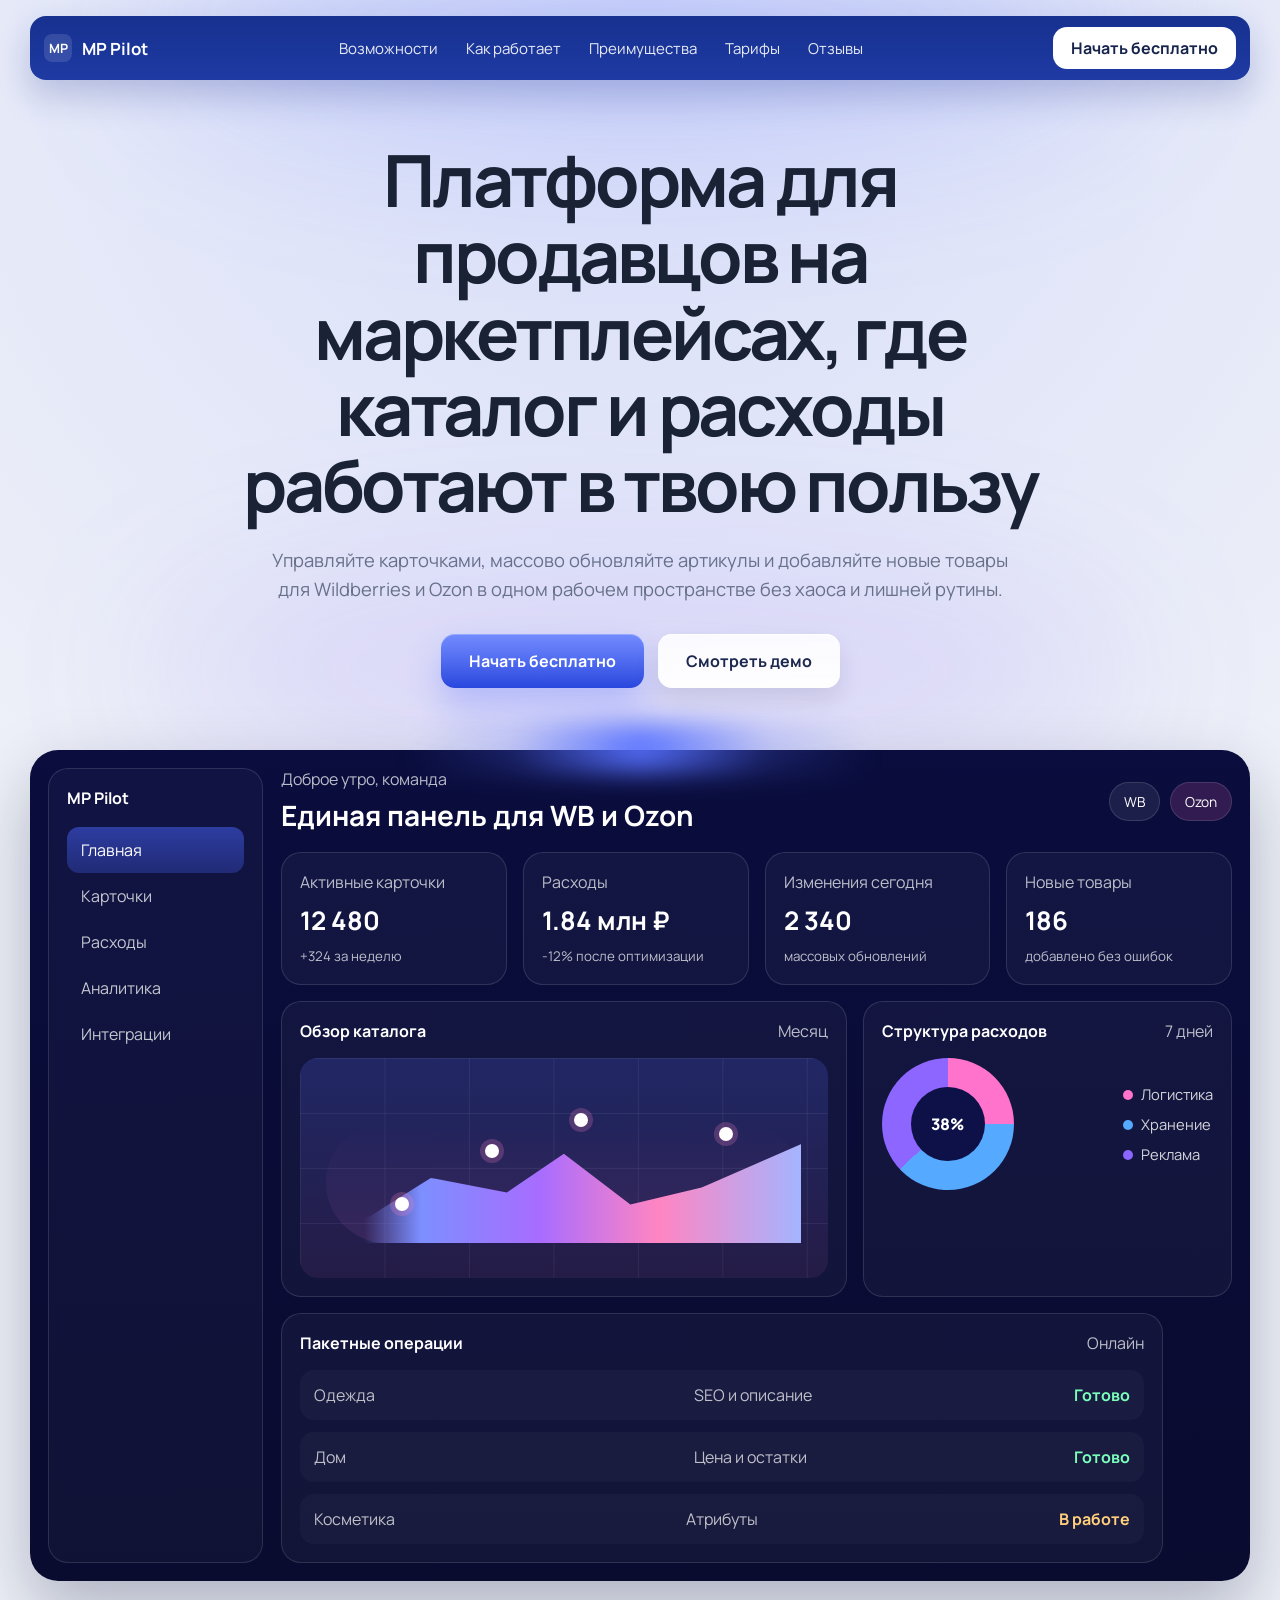
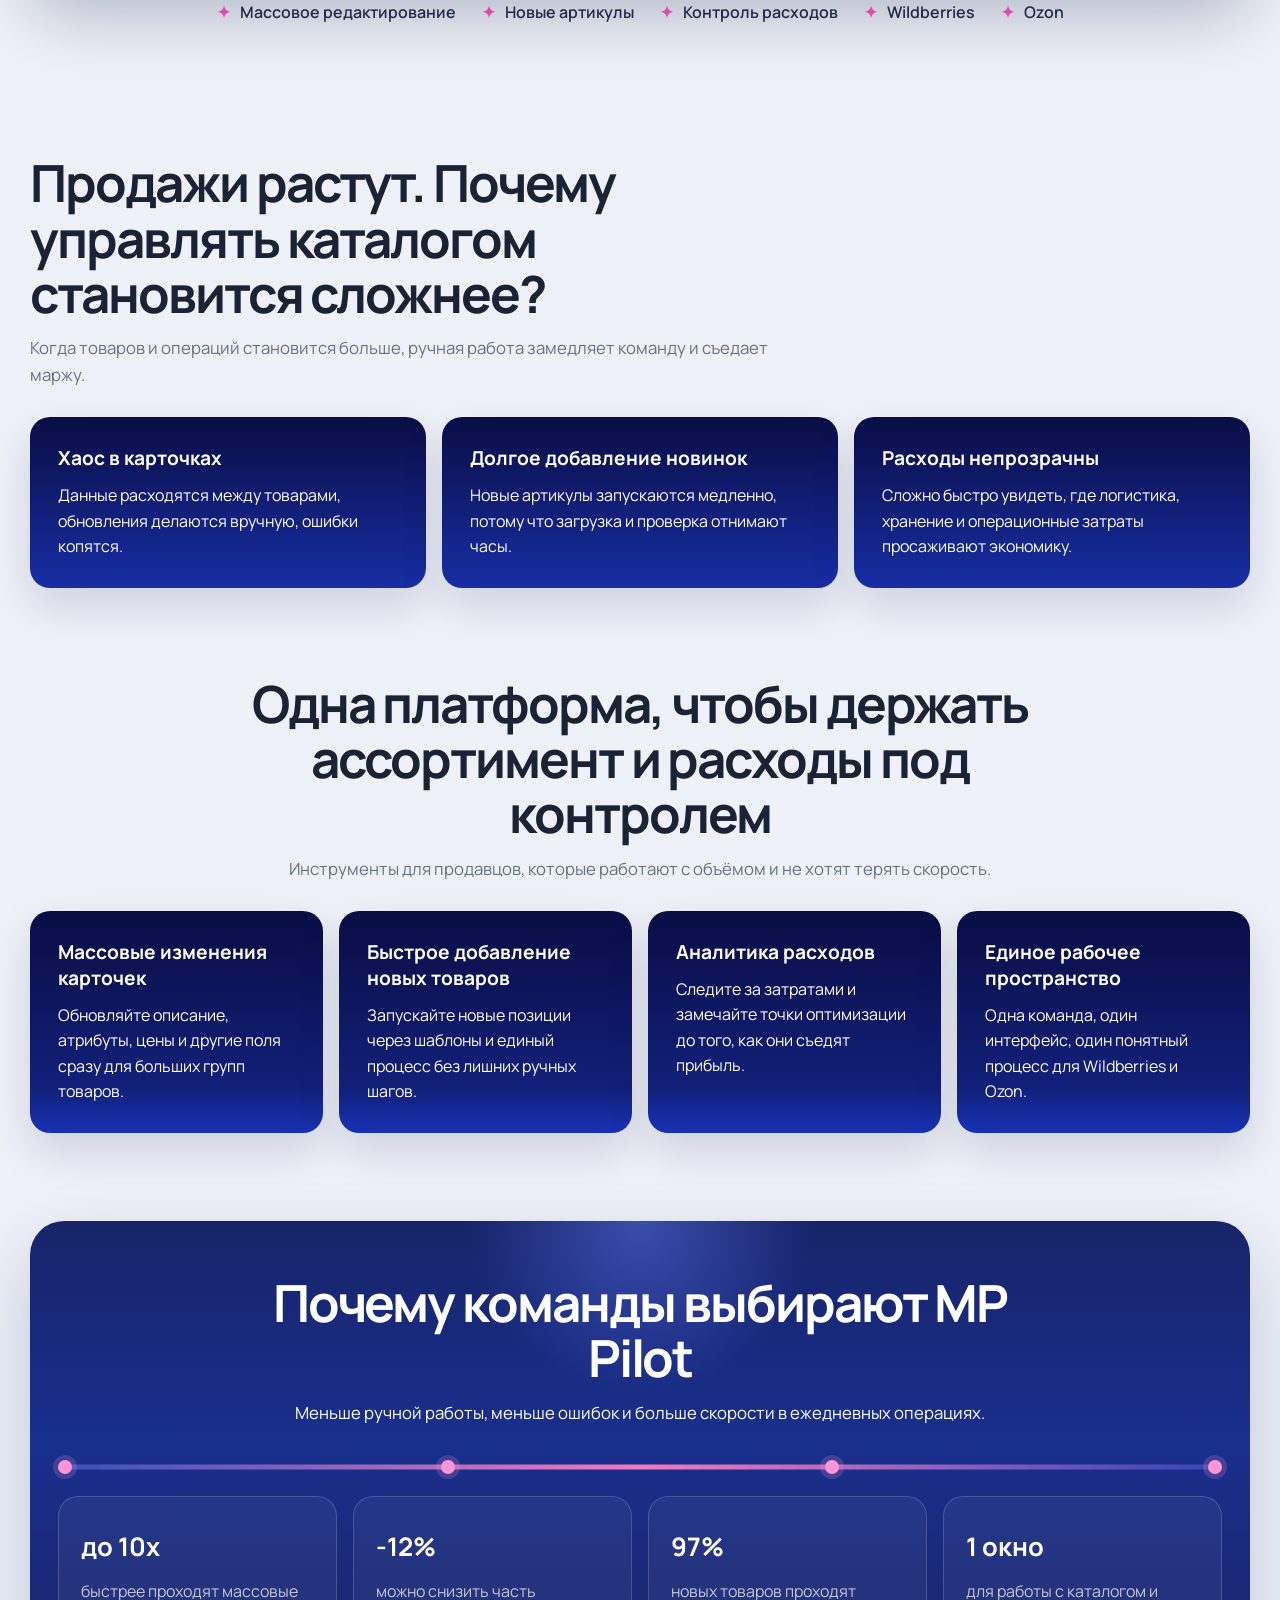
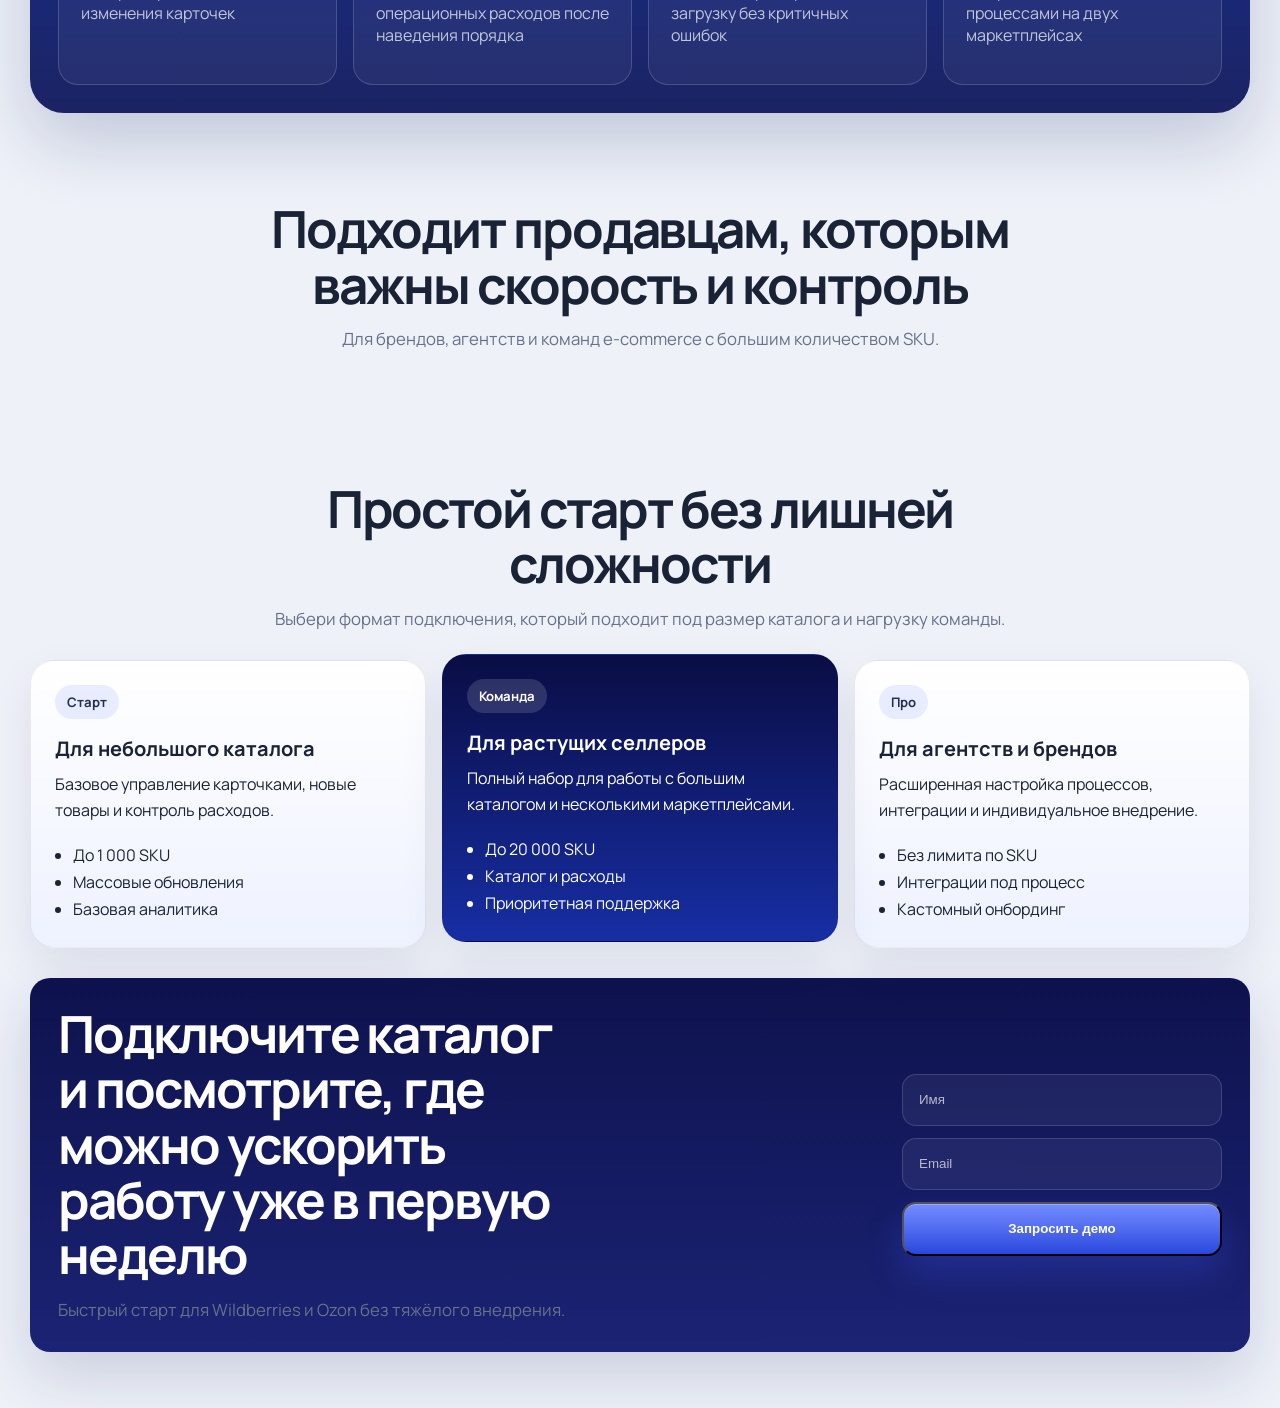
<file: index.html>
<!DOCTYPE html>
<html lang="ru">
<head>
  <meta charset="UTF-8">
  <meta name="viewport" content="width=device-width, initial-scale=1.0, viewport-fit=cover">
  <meta name="apple-mobile-web-app-capable" content="yes">
  <meta name="apple-mobile-web-app-status-bar-style" content="black-translucent">
  <meta name="format-detection" content="telephone=no">
  <meta name="description" content="MP Pilot — SaaS для продавцов Wildberries и Ozon: массовое редактирование карточек, добавление новых товаров и контроль расходов в одном окне.">
  <meta property="og:title" content="MP Pilot">
  <meta property="og:description" content="SaaS для продавцов Wildberries и Ozon: массовое редактирование карточек, новые артикулы и контроль расходов.">
  <meta property="og:type" content="website">
  <meta name="theme-color" content="#16318f">
  <title>MP Pilot — SaaS для Wildberries и Ozon</title>
  <link rel="preconnect" href="https://fonts.googleapis.com">
  <link rel="preconnect" href="https://fonts.gstatic.com" crossorigin>
  <link href="https://fonts.googleapis.com/css2?family=Manrope:wght@400;500;600;700;800&display=swap" rel="stylesheet">
  <link rel="stylesheet" href="style.css">
</head>
<body>
  <div class="ambient ambient-top"></div>
  <div class="ambient ambient-bottom"></div>

  <div class="page-shell">
    <header class="topbar">
      <a class="brand" href="#hero">
        <span class="brand-mark">MP</span>
        <span class="brand-name">MP Pilot</span>
      </a>

      <nav class="nav">
        <a href="#features">Возможности</a>
        <a href="#workflow">Как работает</a>
        <a href="#benefits">Преимущества</a>
        <a href="#pricing">Тарифы</a>
        <a href="#reviews">Отзывы</a>
      </nav>

      <a class="button button-small" href="#cta">Начать бесплатно</a>
    </header>

    <main>
      <section class="hero" id="hero">
        <div class="hero-copy">
          <h1>Платформа для продавцов на маркетплейсах, где каталог и расходы работают в твою пользу</h1>
          <p class="hero-text">
            Управляйте карточками, массово обновляйте артикулы и добавляйте новые товары
            для Wildberries и Ozon в одном рабочем пространстве без хаоса и лишней рутины.
          </p>

          <div class="hero-actions">
            <a class="button" href="#cta">Начать бесплатно</a>
            <a class="button button-light" href="#workflow">Смотреть демо</a>
          </div>
        </div>

        <div class="dashboard-frame">
          <div class="dashboard">
            <aside class="sidebar">
              <div class="sidebar-brand">MP Pilot</div>
              <a class="sidebar-link active" href="#hero">Главная</a>
              <a class="sidebar-link" href="#features">Карточки</a>
              <a class="sidebar-link" href="#benefits">Расходы</a>
              <a class="sidebar-link" href="#reviews">Аналитика</a>
              <a class="sidebar-link" href="#pricing">Интеграции</a>
            </aside>

            <div class="dashboard-main">
              <div class="dashboard-head">
                <div>
                  <div class="hello">Доброе утро, команда</div>
                  <h2>Единая панель для WB и Ozon</h2>
                </div>
                <div class="head-actions">
                  <span class="chip">WB</span>
                  <span class="chip chip-alt">Ozon</span>
                </div>
              </div>

              <div class="stats-grid">
                <article class="stat-card">
                  <span>Активные карточки</span>
                  <strong>12 480</strong>
                  <small>+324 за неделю</small>
                </article>
                <article class="stat-card">
                  <span>Расходы</span>
                  <strong>1.84 млн ₽</strong>
                  <small>-12% после оптимизации</small>
                </article>
                <article class="stat-card">
                  <span>Изменения сегодня</span>
                  <strong>2 340</strong>
                  <small>массовых обновлений</small>
                </article>
                <article class="stat-card">
                  <span>Новые товары</span>
                  <strong>186</strong>
                  <small>добавлено без ошибок</small>
                </article>
              </div>

              <div class="content-grid">
                <section class="panel chart-panel">
                  <div class="panel-head">
                    <h3>Обзор каталога</h3>
                    <span>Месяц</span>
                  </div>
                  <div class="chart">
                    <div class="chart-line"></div>
                    <div class="chart-dot dot-1"></div>
                    <div class="chart-dot dot-2"></div>
                    <div class="chart-dot dot-3"></div>
                    <div class="chart-dot dot-4"></div>
                  </div>
                </section>

                <section class="panel donut-panel">
                  <div class="panel-head">
                    <h3>Структура расходов</h3>
                    <span>7 дней</span>
                  </div>
                  <div class="donut-wrap">
                    <div class="donut">
                      <div class="donut-center">38%</div>
                    </div>
                    <div class="legend">
                      <span><i class="legend-dot pink"></i>Логистика</span>
                      <span><i class="legend-dot blue"></i>Хранение</span>
                      <span><i class="legend-dot violet"></i>Реклама</span>
                    </div>
                  </div>
                </section>

                <section class="panel list-panel">
                  <div class="panel-head">
                    <h3>Пакетные операции</h3>
                    <span>Онлайн</span>
                  </div>
                  <div class="list">
                    <div class="list-row">
                      <span>Одежда</span>
                      <span>SEO и описание</span>
                      <b>Готово</b>
                    </div>
                    <div class="list-row">
                      <span>Дом</span>
                      <span>Цена и остатки</span>
                      <b>Готово</b>
                    </div>
                    <div class="list-row">
                      <span>Косметика</span>
                      <span>Атрибуты</span>
                      <b class="pending">В работе</b>
                    </div>
                  </div>
                </section>
              </div>
            </div>
          </div>
        </div>

        <div class="ticker">
          <span>Массовое редактирование</span>
          <span>Новые артикулы</span>
          <span>Контроль расходов</span>
          <span>Wildberries</span>
          <span>Ozon</span>
        </div>
      </section>

      <section class="problem-section" id="workflow">
        <div class="section-copy">
          <h2>Продажи растут. Почему управлять каталогом становится сложнее?</h2>
          <p>Когда товаров и операций становится больше, ручная работа замедляет команду и съедает маржу.</p>
        </div>

        <div class="problem-grid">
          <article class="dark-card">
            <h3>Хаос в карточках</h3>
            <p>Данные расходятся между товарами, обновления делаются вручную, ошибки копятся.</p>
          </article>
          <article class="dark-card">
            <h3>Долгое добавление новинок</h3>
            <p>Новые артикулы запускаются медленно, потому что загрузка и проверка отнимают часы.</p>
          </article>
          <article class="dark-card">
            <h3>Расходы непрозрачны</h3>
            <p>Сложно быстро увидеть, где логистика, хранение и операционные затраты просаживают экономику.</p>
          </article>
        </div>
      </section>

      <section class="solutions-section" id="features">
        <div class="section-copy centered">
          <h2>Одна платформа, чтобы держать ассортимент и расходы под контролем</h2>
          <p>Инструменты для продавцов, которые работают с объёмом и не хотят терять скорость.</p>
        </div>

        <div class="feature-grid">
          <article class="feature-card">
            <h3>Массовые изменения карточек</h3>
            <p>Обновляйте описание, атрибуты, цены и другие поля сразу для больших групп товаров.</p>
          </article>
          <article class="feature-card">
            <h3>Быстрое добавление новых товаров</h3>
            <p>Запускайте новые позиции через шаблоны и единый процесс без лишних ручных шагов.</p>
          </article>
          <article class="feature-card">
            <h3>Аналитика расходов</h3>
            <p>Следите за затратами и замечайте точки оптимизации до того, как они съедят прибыль.</p>
          </article>
          <article class="feature-card">
            <h3>Единое рабочее пространство</h3>
            <p>Одна команда, один интерфейс, один понятный процесс для Wildberries и Ozon.</p>
          </article>
        </div>
      </section>

      <section class="proof-section" id="benefits">
        <div class="proof-shell">
          <div class="section-copy centered inverse">
            <h2>Почему команды выбирают MP Pilot</h2>
            <p>Меньше ручной работы, меньше ошибок и больше скорости в ежедневных операциях.</p>
          </div>

          <div class="proof-line">
            <span></span>
            <span></span>
            <span></span>
            <span></span>
          </div>

          <div class="proof-grid">
            <article class="proof-card">
              <strong>до 10x</strong>
              <p>быстрее проходят массовые изменения карточек</p>
            </article>
            <article class="proof-card">
              <strong>-12%</strong>
              <p>можно снизить часть операционных расходов после наведения порядка</p>
            </article>
            <article class="proof-card">
              <strong>97%</strong>
              <p>новых товаров проходят загрузку без критичных ошибок</p>
            </article>
            <article class="proof-card">
              <strong>1 окно</strong>
              <p>для работы с каталогом и процессами на двух маркетплейсах</p>
            </article>
          </div>
        </div>
      </section>

      <section class="reviews-section" id="reviews">
        <div class="section-copy centered">
          <h2>Подходит продавцам, которым важны скорость и контроль</h2>
          <p>Для брендов, агентств и команд e-commerce с большим количеством SKU.</p>
        </div>
      </section>

      <section class="pricing-section" id="pricing">
        <div class="section-copy centered">
          <h2>Простой старт без лишней сложности</h2>
          <p>Выбери формат подключения, который подходит под размер каталога и нагрузку команды.</p>
        </div>

        <div class="pricing-grid">
          <article class="pricing-card">
            <span class="pricing-tag">Старт</span>
            <strong>Для небольшого каталога</strong>
            <p>Базовое управление карточками, новые товары и контроль расходов.</p>
            <ul>
              <li>До 1 000 SKU</li>
              <li>Массовые обновления</li>
              <li>Базовая аналитика</li>
            </ul>
          </article>

          <article class="pricing-card featured">
            <span class="pricing-tag">Команда</span>
            <strong>Для растущих селлеров</strong>
            <p>Полный набор для работы с большим каталогом и несколькими маркетплейсами.</p>
            <ul>
              <li>До 20 000 SKU</li>
              <li>Каталог и расходы</li>
              <li>Приоритетная поддержка</li>
            </ul>
          </article>

          <article class="pricing-card">
            <span class="pricing-tag">Про</span>
            <strong>Для агентств и брендов</strong>
            <p>Расширенная настройка процессов, интеграции и индивидуальное внедрение.</p>
            <ul>
              <li>Без лимита по SKU</li>
              <li>Интеграции под процесс</li>
              <li>Кастомный онбординг</li>
            </ul>
          </article>
        </div>
      </section>

      <section class="cta-section" id="cta">
        <div class="cta-copy">
          <h2>Подключите каталог и посмотрите, где можно ускорить работу уже в первую неделю</h2>
          <p>Быстрый старт для Wildberries и Ozon без тяжёлого внедрения.</p>
        </div>
        <form class="cta-form" id="lead-form">
          <input type="text" name="name" placeholder="Имя" aria-label="Имя">
          <input type="email" name="email" placeholder="Email" aria-label="Email">
          <button class="button" type="submit">Запросить демо</button>
        </form>
      </section>
    </main>
  </div>

  <div class="toast" id="lead-toast" aria-live="polite">Спасибо. Мы откроем письмо в вашем почтовом клиенте.</div>

  <script>
    const form = document.getElementById('lead-form');
    const toast = document.getElementById('lead-toast');

    form.addEventListener('submit', (event) => {
      event.preventDefault();

      const data = new FormData(form);
      const name = (data.get('name') || '').toString().trim() || 'Пользователь';
      const email = (data.get('email') || '').toString().trim() || 'не указан';

      const subject = encodeURIComponent('Запрос демо MP Pilot');
      const body = encodeURIComponent(`Имя: ${name}\nEmail: ${email}\n\nИнтересует демо MP Pilot для Wildberries и Ozon.`);

      toast.classList.add('is-visible');
      window.location.href = `mailto:demo@mppilot.ru?subject=${subject}&body=${body}`;

      setTimeout(() => toast.classList.remove('is-visible'), 3500);
    });
  </script>
</body>
</html>
</file>
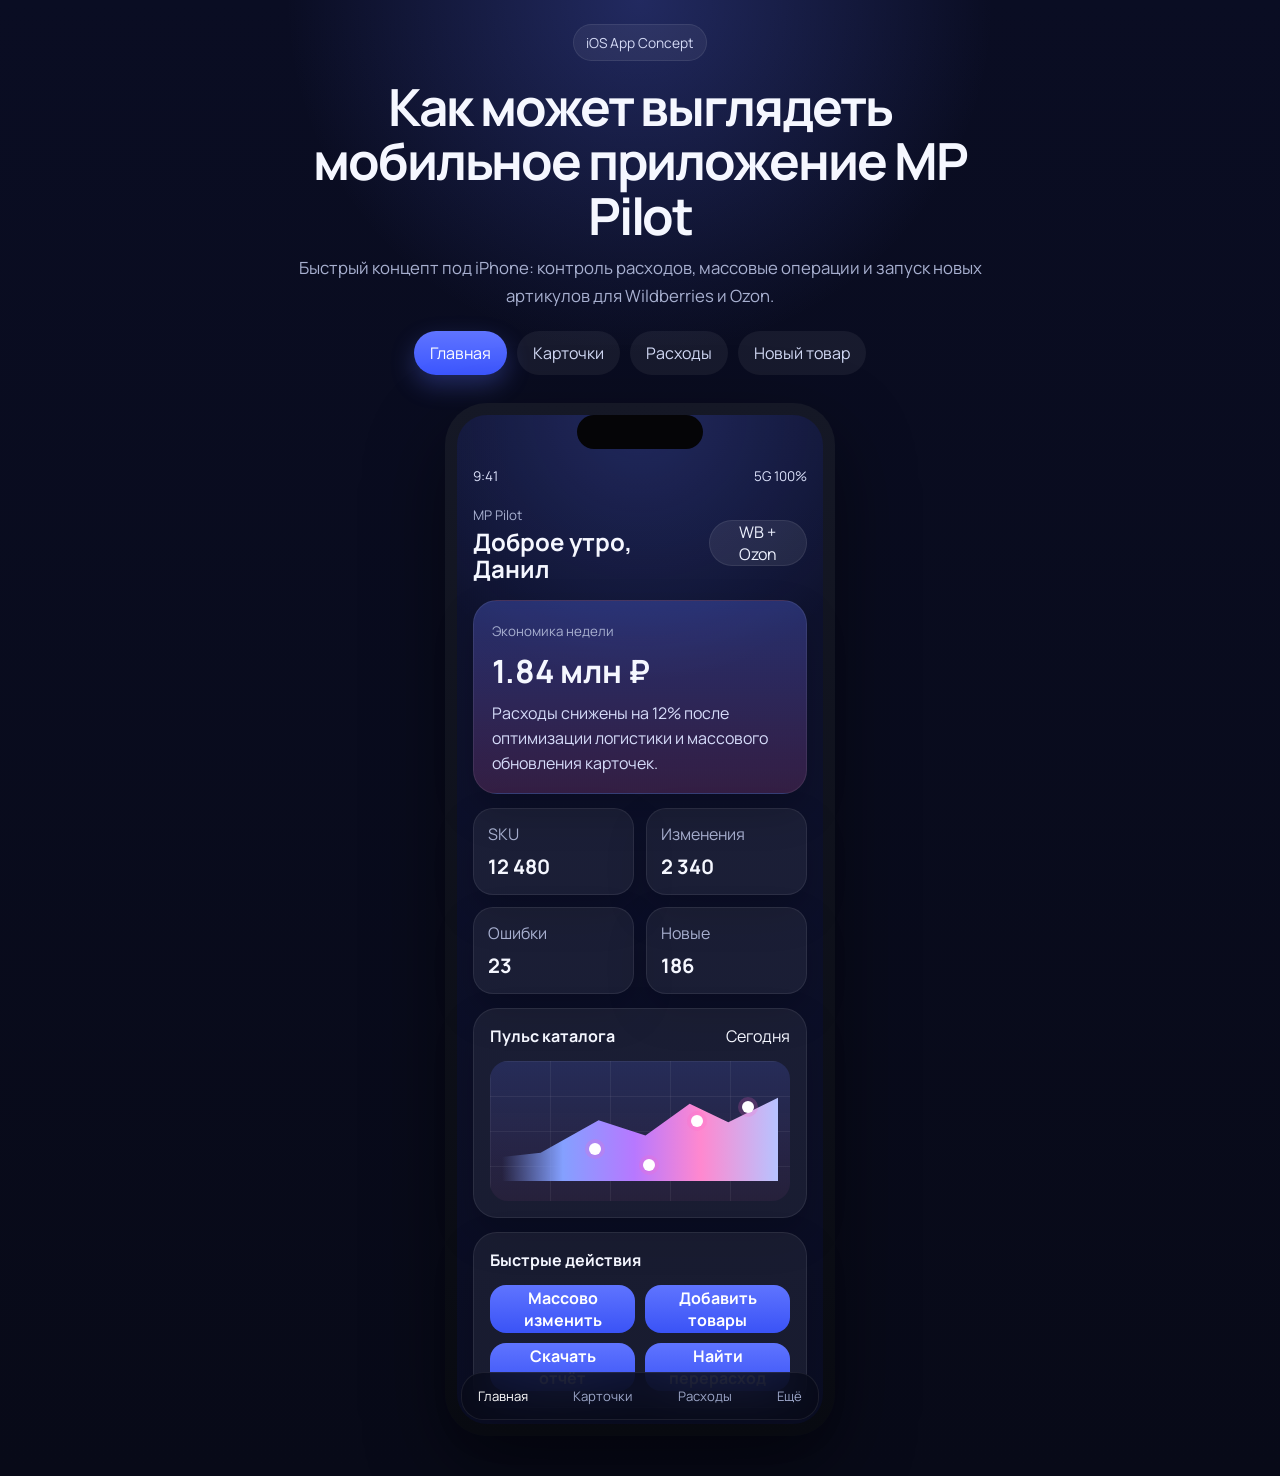
<file: app-preview.html>
<!DOCTYPE html>
<html lang="ru">
<head>
  <meta charset="UTF-8">
  <meta name="viewport" content="width=device-width, initial-scale=1.0, viewport-fit=cover">
  <meta name="apple-mobile-web-app-capable" content="yes">
  <meta name="apple-mobile-web-app-status-bar-style" content="black-translucent">
  <title>MP Pilot App Preview</title>
  <link rel="preconnect" href="https://fonts.googleapis.com">
  <link rel="preconnect" href="https://fonts.gstatic.com" crossorigin>
  <link href="https://fonts.googleapis.com/css2?family=Manrope:wght@400;500;600;700;800&display=swap" rel="stylesheet">
  <link rel="stylesheet" href="app-preview.css">
</head>
<body>
  <div class="preview-shell">
    <section class="intro">
      <span class="eyebrow">iOS App Concept</span>
      <h1>Как может выглядеть мобильное приложение MP Pilot</h1>
      <p>Быстрый концепт под iPhone: контроль расходов, массовые операции и запуск новых артикулов для Wildberries и Ozon.</p>

      <div class="screen-tabs">
        <button class="tab is-active" data-screen="dashboard">Главная</button>
        <button class="tab" data-screen="catalog">Карточки</button>
        <button class="tab" data-screen="expenses">Расходы</button>
        <button class="tab" data-screen="upload">Новый товар</button>
      </div>
    </section>

    <section class="phone-stage">
      <div class="phone">
        <div class="dynamic-island"></div>

        <div class="screen screen-active" data-screen="dashboard">
          <div class="statusbar">
            <span>9:41</span>
            <span>5G 100%</span>
          </div>

          <div class="app-header">
            <div>
              <small>MP Pilot</small>
              <h2>Доброе утро, Данил</h2>
            </div>
            <button class="ghost-btn">WB + Ozon</button>
          </div>

          <article class="hero-card">
            <small>Экономика недели</small>
            <strong>1.84 млн ₽</strong>
            <p>Расходы снижены на 12% после оптимизации логистики и массового обновления карточек.</p>
          </article>

          <div class="metrics">
            <article class="metric">
              <span>SKU</span>
              <strong>12 480</strong>
            </article>
            <article class="metric">
              <span>Изменения</span>
              <strong>2 340</strong>
            </article>
            <article class="metric">
              <span>Ошибки</span>
              <strong>23</strong>
            </article>
            <article class="metric">
              <span>Новые</span>
              <strong>186</strong>
            </article>
          </div>

          <article class="panel">
            <div class="panel-top">
              <h3>Пульс каталога</h3>
              <span>Сегодня</span>
            </div>
            <div class="sparkline">
              <span class="point p1"></span>
              <span class="point p2"></span>
              <span class="point p3"></span>
              <span class="point p4"></span>
            </div>
          </article>

          <article class="panel">
            <div class="panel-top">
              <h3>Быстрые действия</h3>
            </div>
            <div class="actions-grid">
              <button class="action-btn">Массово изменить</button>
              <button class="action-btn">Добавить товары</button>
              <button class="action-btn">Скачать отчёт</button>
              <button class="action-btn">Найти перерасход</button>
            </div>
          </article>

          <nav class="tabbar">
            <span class="active">Главная</span>
            <span>Карточки</span>
            <span>Расходы</span>
            <span>Ещё</span>
          </nav>
        </div>

        <div class="screen" data-screen="catalog">
          <div class="statusbar">
            <span>9:41</span>
            <span>5G 100%</span>
          </div>

          <div class="app-header">
            <div>
              <small>Каталог</small>
              <h2>Массовое редактирование</h2>
            </div>
            <button class="icon-btn">Фильтр</button>
          </div>

          <article class="filter-card">
            <span class="chip active-chip">Одежда</span>
            <span class="chip">Дом</span>
            <span class="chip">Косметика</span>
          </article>

          <article class="list-card">
            <div class="row">
              <div>
                <strong>Футболка Basic</strong>
                <small>SEO, описание, атрибуты</small>
              </div>
              <span class="badge success">Готово</span>
            </div>
            <div class="row">
              <div>
                <strong>Худи Winter</strong>
                <small>Цена, медиа, остатки</small>
              </div>
              <span class="badge progress">В работе</span>
            </div>
            <div class="row">
              <div>
                <strong>Куртка City</strong>
                <small>Габариты, описание</small>
              </div>
              <span class="badge success">Готово</span>
            </div>
          </article>

          <article class="primary-card">
            <small>Выбрано</small>
            <strong>1 248 карточек</strong>
            <p>Применить шаблон изменений сразу к выбранной группе товаров.</p>
            <button class="primary-wide">Запустить обновление</button>
          </article>

          <nav class="tabbar">
            <span>Главная</span>
            <span class="active">Карточки</span>
            <span>Расходы</span>
            <span>Ещё</span>
          </nav>
        </div>

        <div class="screen" data-screen="expenses">
          <div class="statusbar">
            <span>9:41</span>
            <span>5G 100%</span>
          </div>

          <div class="app-header">
            <div>
              <small>Финансы</small>
              <h2>Контроль расходов</h2>
            </div>
            <button class="ghost-btn">7 дней</button>
          </div>

          <article class="hero-card alt">
            <small>Потенциал экономии</small>
            <strong>217 000 ₽</strong>
            <p>Основной перерасход сейчас в логистике, хранении и неэффективных SKU.</p>
          </article>

          <article class="expense-list">
            <div class="expense-row">
              <div>
                <strong>Логистика</strong>
                <small>38% от расходов</small>
              </div>
              <b>702 000 ₽</b>
            </div>
            <div class="expense-row">
              <div>
                <strong>Хранение</strong>
                <small>24% от расходов</small>
              </div>
              <b>442 000 ₽</b>
            </div>
            <div class="expense-row">
              <div>
                <strong>Реклама</strong>
                <small>19% от расходов</small>
              </div>
              <b>350 000 ₽</b>
            </div>
          </article>

          <article class="panel">
            <div class="panel-top">
              <h3>Рекомендации</h3>
            </div>
            <ul class="recommendations">
              <li>Сократить поставки по 34 SKU с низкой оборачиваемостью</li>
              <li>Обновить карточки у товаров с высокой рекламной стоимостью</li>
              <li>Пересмотреть логистику для крупных позиций</li>
            </ul>
          </article>

          <nav class="tabbar">
            <span>Главная</span>
            <span>Карточки</span>
            <span class="active">Расходы</span>
            <span>Ещё</span>
          </nav>
        </div>

        <div class="screen" data-screen="upload">
          <div class="statusbar">
            <span>9:41</span>
            <span>5G 100%</span>
          </div>

          <div class="app-header">
            <div>
              <small>Новый товар</small>
              <h2>Быстрый запуск SKU</h2>
            </div>
            <button class="icon-btn">Шаблон</button>
          </div>

          <article class="upload-card">
            <div class="upload-drop">
              <strong>Перетащи XLSX или CSV</strong>
              <small>или выбери шаблон для Wildberries / Ozon</small>
            </div>
            <div class="upload-steps">
              <div class="step done">1. Файл загружен</div>
              <div class="step done">2. Поля сопоставлены</div>
              <div class="step current">3. Проверка ошибок</div>
              <div class="step">4. Публикация</div>
            </div>
          </article>

          <article class="list-card">
            <div class="row">
              <div>
                <strong>186 товаров готовы</strong>
                <small>Проверка прошла успешно</small>
              </div>
              <span class="badge success">97%</span>
            </div>
            <div class="row">
              <div>
                <strong>6 товаров требуют правки</strong>
                <small>Отсутствуют размеры или фото</small>
              </div>
              <span class="badge progress">Fix</span>
            </div>
          </article>

          <button class="primary-wide fixed-bottom">Опубликовать товары</button>

          <nav class="tabbar">
            <span>Главная</span>
            <span>Карточки</span>
            <span>Расходы</span>
            <span class="active">Ещё</span>
          </nav>
        </div>
      </div>
    </section>
  </div>

  <script>
    const tabs = document.querySelectorAll('.tab');
    const screens = document.querySelectorAll('.screen');

    tabs.forEach((tab) => {
      tab.addEventListener('click', () => {
        const next = tab.dataset.screen;

        tabs.forEach((item) => item.classList.toggle('is-active', item === tab));
        screens.forEach((screen) => {
          screen.classList.toggle('screen-active', screen.dataset.screen === next);
        });
      });
    });
  </script>
</body>
</html>
</file>
<file: style.css>
:root {
  --bg: #eef1f8;
  --text: #1a2335;
  --muted: #67718a;
  --navy: #0c0f48;
  --navy-soft: #1b216d;
  --navy-light: #2332a0;
  --white: #ffffff;
  --line: rgba(255, 255, 255, 0.12);
  --card-line: rgba(24, 30, 69, 0.08);
  --glow: #5f74ff;
  --pink: #ff73cc;
  --blue: #55a9ff;
  --violet: #8d65ff;
  --shadow: 0 24px 60px rgba(14, 20, 55, 0.12);
}

* {
  box-sizing: border-box;
}

html {
  scroll-behavior: smooth;
  -webkit-text-size-adjust: 100%;
}

@media (prefers-reduced-motion: no-preference) {
  html {
    scroll-behavior: smooth;
  }
}

body {
  margin: 0;
  font-family: "Manrope", sans-serif;
  color: var(--text);
  background:
    radial-gradient(circle at top center, rgba(111, 128, 255, 0.18), transparent 22%),
    linear-gradient(180deg, #eef1f8 0%, #eef1f8 100%);
  overflow-x: hidden;
}

a {
  color: inherit;
  text-decoration: none;
}

.ambient {
  position: fixed;
  left: 50%;
  transform: translateX(-50%);
  width: min(980px, 90vw);
  height: 220px;
  border-radius: 50%;
  filter: blur(80px);
  pointer-events: none;
  z-index: 0;
}

.ambient-top {
  top: -80px;
  background: rgba(90, 116, 255, 0.18);
}

.ambient-bottom {
  bottom: 120px;
  background: rgba(122, 72, 255, 0.12);
}

.page-shell {
  position: relative;
  z-index: 1;
  width: min(1220px, calc(100% - 32px));
  margin: 0 auto;
  padding: max(16px, env(safe-area-inset-top)) 0 max(56px, env(safe-area-inset-bottom));
}

.topbar {
  display: flex;
  align-items: center;
  justify-content: space-between;
  gap: 20px;
  padding: 10px 14px;
  border-radius: 16px;
  background: linear-gradient(180deg, #16318f, #1f3aa3);
  color: #fff;
  box-shadow: 0 16px 34px rgba(24, 43, 131, 0.22);
}

.brand,
.nav,
.hero-actions,
.stats-grid,
.content-grid,
.problem-grid,
.feature-grid,
.proof-grid,
.proof-line,
.ticker,
.cta-section,
.dashboard,
.dashboard-head,
.head-actions,
.legend {
  display: flex;
}

.brand {
  align-items: center;
  gap: 10px;
  font-weight: 700;
}

.brand-mark {
  display: inline-flex;
  align-items: center;
  justify-content: center;
  width: 28px;
  height: 28px;
  border-radius: 8px;
  background: rgba(255, 255, 255, 0.12);
  font-size: 0.8rem;
}

.brand-name {
  font-size: 1.05rem;
}

.nav {
  gap: 28px;
}

.nav a {
  display: inline-flex;
  align-items: center;
  min-height: 44px;
  font-size: 0.94rem;
  color: rgba(255, 255, 255, 0.9);
}

.button {
  display: inline-flex;
  align-items: center;
  justify-content: center;
  min-height: 54px;
  padding: 0 28px;
  border-radius: 14px;
  background:
    linear-gradient(180deg, rgba(255, 255, 255, 0.18), rgba(255, 255, 255, 0)),
    linear-gradient(180deg, #5472ff, #2947dd);
  color: #fff;
  font-weight: 700;
  box-shadow:
    0 18px 34px rgba(60, 90, 255, 0.26),
    inset 0 1px 0 rgba(255, 255, 255, 0.25);
  -webkit-tap-highlight-color: transparent;
  transform: translateY(0);
  transition:
    transform 180ms ease,
    box-shadow 180ms ease,
    filter 180ms ease,
    background 180ms ease;
  position: relative;
  overflow: hidden;
}

.button-small {
  min-height: 42px;
  padding: 0 18px;
  background: #fff;
  color: #16234b;
  box-shadow: none;
}

.button-light {
  background:
    linear-gradient(180deg, rgba(255, 255, 255, 0.88), rgba(255, 255, 255, 0.96));
  color: #1c2850;
  box-shadow:
    0 12px 24px rgba(15, 20, 55, 0.1),
    inset 0 1px 0 rgba(255, 255, 255, 0.9);
}

.button::after {
  content: "";
  position: absolute;
  inset: 0;
  background: linear-gradient(120deg, transparent 0%, rgba(255, 255, 255, 0.25) 48%, transparent 70%);
  transform: translateX(-120%);
  transition: transform 500ms ease;
}

.button:hover {
  transform: translateY(-1px);
  filter: saturate(1.05);
  box-shadow:
    0 22px 42px rgba(60, 90, 255, 0.3),
    inset 0 1px 0 rgba(255, 255, 255, 0.28);
}

.button:hover::after {
  transform: translateX(120%);
}

.button:active {
  transform: translateY(1px) scale(0.99);
  box-shadow:
    0 12px 24px rgba(60, 90, 255, 0.22),
    inset 0 1px 0 rgba(255, 255, 255, 0.2);
}

.button:focus-visible,
.nav a:focus-visible,
.sidebar-link:focus-visible,
.cta-form input:focus-visible {
  outline: 3px solid rgba(95, 116, 255, 0.28);
  outline-offset: 3px;
}

.hero {
  padding: 62px 0 44px;
  animation: fade-up 700ms ease both;
}

.hero-copy {
  max-width: 860px;
  margin: 0 auto;
  text-align: center;
}

.hero h1 {
  margin: 0;
  font-size: clamp(2.6rem, 5.8vw, 4.5rem);
  line-height: 1.06;
  letter-spacing: -0.045em;
}

.hero-text {
  max-width: 760px;
  margin: 22px auto 0;
  font-size: 1.15rem;
  line-height: 1.6;
  color: var(--muted);
}

.hero-actions {
  justify-content: center;
  gap: 14px;
  margin-top: 30px;
}

.dashboard-frame {
  margin-top: 34px;
  padding-top: 28px;
  position: relative;
  animation: fade-up 900ms ease 120ms both;
}

.dashboard-frame::before {
  content: "";
  position: absolute;
  left: 50%;
  top: 0;
  transform: translateX(-50%);
  width: min(460px, 70%);
  height: 52px;
  background: radial-gradient(circle, rgba(86, 112, 255, 0.95) 0%, rgba(86, 112, 255, 0.2) 55%, transparent 100%);
  filter: blur(12px);
}

.dashboard {
  gap: 18px;
  align-items: stretch;
  padding: 18px;
  border-radius: 28px;
  background: linear-gradient(180deg, #0a0d3d, #090b2f);
  box-shadow: 0 30px 70px rgba(10, 14, 55, 0.28);
  color: #fff;
}

.sidebar {
  width: 215px;
  flex-shrink: 0;
  padding: 18px;
  border-radius: 20px;
  background: rgba(255, 255, 255, 0.03);
  border: 1px solid var(--line);
}

.sidebar-brand {
  font-weight: 700;
  margin-bottom: 18px;
}

.sidebar-link {
  display: block;
  padding: 12px 14px;
  border-radius: 12px;
  color: rgba(255, 255, 255, 0.76);
  min-height: 44px;
}

.sidebar-link.active {
  background: linear-gradient(180deg, rgba(73, 101, 255, 0.5), rgba(73, 101, 255, 0.28));
  color: #fff;
}

.dashboard-main {
  flex: 1;
  min-width: 0;
}

.dashboard-head {
  align-items: center;
  justify-content: space-between;
  gap: 18px;
  margin-bottom: 18px;
}

.hello,
.panel-head span,
.stat-card span,
.stat-card small,
.list-row span,
.section-copy p,
.proof-card p,
.cta-section p {
  color: rgba(255, 255, 255, 0.72);
}

.dashboard-head h2 {
  margin: 6px 0 0;
  font-size: 1.75rem;
}

.head-actions {
  gap: 10px;
}

.chip {
  padding: 9px 14px;
  border-radius: 999px;
  background: rgba(255, 255, 255, 0.08);
  border: 1px solid var(--line);
  font-size: 0.86rem;
}

.chip-alt {
  background: rgba(255, 107, 194, 0.16);
}

.stats-grid,
.content-grid,
.problem-grid,
.feature-grid,
.proof-grid {
  gap: 16px;
}

.stats-grid,
.content-grid,
.problem-grid,
.feature-grid {
  flex-wrap: wrap;
}

.stat-card,
.panel,
.dark-card,
.feature-card,
.proof-card,
.cta-section {
  border-radius: 20px;
}

.stat-card {
  flex: 1 1 220px;
  padding: 18px;
  background: rgba(255, 255, 255, 0.04);
  border: 1px solid var(--line);
}

.stat-card strong,
.proof-card strong {
  display: block;
  margin: 10px 0 6px;
  font-size: 1.6rem;
  color: #fff;
}

.content-grid {
  margin-top: 16px;
}

.panel {
  padding: 18px;
  background: rgba(255, 255, 255, 0.04);
  border: 1px solid var(--line);
}

.chart-panel {
  flex: 1.2 1 420px;
}

.donut-panel,
.list-panel {
  flex: 0.9 1 260px;
}

.panel-head {
  display: flex;
  align-items: center;
  justify-content: space-between;
  gap: 16px;
  margin-bottom: 16px;
}

.panel-head h3 {
  margin: 0;
  font-size: 1rem;
}

.chart {
  position: relative;
  height: 220px;
  border-radius: 18px;
  background:
    linear-gradient(rgba(255, 255, 255, 0.06) 1px, transparent 1px),
    linear-gradient(90deg, rgba(255, 255, 255, 0.06) 1px, transparent 1px),
    linear-gradient(180deg, rgba(93, 113, 255, 0.2), rgba(255, 117, 207, 0.08));
  background-size: 100% 25%, 16% 100%, auto;
  overflow: hidden;
}

.chart-line {
  position: absolute;
  inset: auto 5% 16% 5%;
  height: 55%;
  border-radius: 999px;
  background: linear-gradient(180deg, rgba(98, 114, 255, 0), rgba(226, 118, 228, 0.1));
}

.chart-line::before {
  content: "";
  position: absolute;
  inset: 0;
  background: linear-gradient(90deg, transparent 0%, transparent 8%, #7d8fff 20%, #a86cff 45%, #ff85c2 70%, #a4b4ff 100%);
  clip-path: polygon(0 83%, 9% 78%, 22% 46%, 38% 58%, 50% 26%, 64% 68%, 79% 54%, 100% 18%, 100% 100%, 0 100%);
}

.chart-dot {
  position: absolute;
  width: 14px;
  height: 14px;
  border-radius: 50%;
  background: #fff;
  box-shadow: 0 0 0 5px rgba(255, 131, 195, 0.22);
}

.dot-1 { left: 18%; top: 63%; }
.dot-2 { left: 35%; top: 39%; }
.dot-3 { left: 52%; top: 25%; }
.dot-4 { right: 18%; top: 31%; }

.donut-wrap {
  display: flex;
  align-items: center;
  justify-content: space-between;
  gap: 18px;
}

.donut {
  width: 132px;
  height: 132px;
  border-radius: 50%;
  background: conic-gradient(var(--pink) 0 25%, var(--blue) 25% 63%, var(--violet) 63% 100%);
  display: grid;
  place-items: center;
}

.donut::before {
  content: "";
  width: 74px;
  height: 74px;
  border-radius: 50%;
  background: #0d1148;
}

.donut-center {
  position: absolute;
  font-weight: 800;
}

.legend {
  flex-direction: column;
  gap: 10px;
  font-size: 0.92rem;
  color: rgba(255, 255, 255, 0.82);
}

.legend-dot {
  display: inline-block;
  width: 10px;
  height: 10px;
  margin-right: 8px;
  border-radius: 50%;
}

.pink { background: var(--pink); }
.blue { background: var(--blue); }
.violet { background: var(--violet); }

.list {
  display: grid;
  gap: 12px;
}

.list-row {
  display: grid;
  grid-template-columns: 1fr 1fr auto;
  gap: 12px;
  padding: 14px;
  border-radius: 14px;
  background: rgba(255, 255, 255, 0.03);
}

.list-row b {
  color: #7affbb;
}

.list-row .pending {
  color: #ffcf7c;
}

.ticker {
  justify-content: center;
  flex-wrap: wrap;
  gap: 26px;
  margin-top: 20px;
  color: #243050;
  font-weight: 600;
}

.ticker span::before {
  content: "✦";
  margin-right: 10px;
  color: #ff56b8;
}

.problem-section,
.solutions-section,
.proof-section,
.reviews-section,
.pricing-section {
  padding-top: 88px;
  animation: fade-up 700ms ease both;
}

.section-copy {
  max-width: 780px;
  margin-bottom: 28px;
}

.section-copy.centered {
  margin-left: auto;
  margin-right: auto;
  text-align: center;
}

.section-copy.inverse h2,
.section-copy.inverse p {
  color: #fff;
}

.section-copy h2,
.cta-section h2 {
  margin: 0;
  font-size: clamp(2rem, 4vw, 3.5rem);
  line-height: 1.08;
  letter-spacing: -0.04em;
}

.section-copy p,
.cta-section p {
  margin: 14px 0 0;
  font-size: 1.05rem;
  line-height: 1.6;
  color: var(--muted);
}

.problem-grid .dark-card,
.feature-card {
  flex: 1 1 280px;
}

.dark-card {
  padding: 28px;
  background: linear-gradient(180deg, #0a0d44, #172ea4);
  color: #fff;
  box-shadow: 0 18px 44px rgba(15, 22, 80, 0.14);
}

.dark-card h3,
.feature-card h3 {
  margin: 0 0 12px;
  font-size: 1.2rem;
}

.dark-card p,
.feature-card p {
  margin: 0;
  line-height: 1.6;
}

.feature-card {
  padding: 28px;
  background: linear-gradient(180deg, #0a0d44, #112079 80%, #1832b6);
  color: #fff;
  box-shadow: 0 18px 44px rgba(15, 22, 80, 0.14);
}

.proof-shell {
  padding: 54px 28px 28px;
  border-radius: 34px;
  background:
    radial-gradient(circle at top center, rgba(103, 126, 255, 0.45), transparent 22%),
    linear-gradient(180deg, #172469, #192f8d 45%, #1b2363);
  color: #fff;
  box-shadow: 0 28px 70px rgba(17, 28, 96, 0.2);
}

.proof-line {
  align-items: center;
  justify-content: space-between;
  position: relative;
  gap: 20px;
  margin: 34px 0 22px;
}

.proof-line::before {
  content: "";
  position: absolute;
  left: 0;
  right: 0;
  top: 50%;
  height: 5px;
  transform: translateY(-50%);
  border-radius: 999px;
  background: linear-gradient(90deg, rgba(104, 131, 255, 0.4), rgba(255, 126, 193, 0.95), rgba(98, 103, 255, 0.4));
}

.proof-line span {
  position: relative;
  width: 14px;
  height: 14px;
  border-radius: 50%;
  background: #ff95d9;
  box-shadow: 0 0 0 5px rgba(255, 149, 217, 0.18);
}

.proof-grid {
  flex-wrap: wrap;
}

.proof-card {
  flex: 1 1 220px;
  padding: 22px;
  background: rgba(255, 255, 255, 0.05);
  border: 1px solid rgba(255, 255, 255, 0.16);
}

.reviews-section {
  padding-bottom: 12px;
}

.cta-section {
  align-items: center;
  justify-content: space-between;
  gap: 20px;
  margin-top: 30px;
  padding: 28px;
  background: linear-gradient(180deg, #0e124d, #1b2374);
  color: #fff;
  box-shadow: 0 24px 60px rgba(18, 28, 86, 0.16);
}

.toast {
  position: fixed;
  left: 50%;
  bottom: 22px;
  transform: translateX(-50%) translateY(20px);
  opacity: 0;
  pointer-events: none;
  padding: 14px 18px;
  border-radius: 999px;
  background: rgba(13, 17, 52, 0.92);
  color: #fff;
  box-shadow: 0 20px 40px rgba(10, 14, 55, 0.28);
  transition: opacity 0.24s ease, transform 0.24s ease;
  z-index: 20;
}

.toast.is-visible {
  opacity: 1;
  transform: translateX(-50%) translateY(0);
}

@keyframes fade-up {
  from {
    opacity: 0;
    transform: translateY(18px);
  }
  to {
    opacity: 1;
    transform: translateY(0);
  }
}

@media (prefers-reduced-motion: reduce) {
  *,
  *::before,
  *::after {
    animation: none !important;
    transition: none !important;
    scroll-behavior: auto !important;
  }
}

.cta-copy {
  max-width: 520px;
}

.cta-form {
  display: grid;
  gap: 12px;
  min-width: 320px;
}

.cta-form input {
  width: 100%;
  min-height: 52px;
  padding: 0 16px;
  border-radius: 14px;
  border: 1px solid rgba(255, 255, 255, 0.14);
  background: rgba(255, 255, 255, 0.06);
  color: #fff;
  outline: none;
}

.cta-form input::placeholder {
  color: rgba(255, 255, 255, 0.68);
}

.cta-form input:focus {
  border-color: rgba(95, 116, 255, 0.8);
  box-shadow: 0 0 0 4px rgba(95, 116, 255, 0.16);
}

.pricing-grid {
  display: grid;
  grid-template-columns: repeat(3, minmax(0, 1fr));
  gap: 16px;
}

.pricing-card {
  padding: 24px;
  border-radius: 24px;
  background: linear-gradient(180deg, #ffffff, #eef2ff);
  border: 1px solid rgba(24, 30, 69, 0.08);
  box-shadow: 0 18px 44px rgba(15, 22, 80, 0.08);
}

.pricing-card.featured {
  background: linear-gradient(180deg, #0a0d44, #172ea4);
  color: #fff;
  transform: translateY(-6px);
}

.pricing-tag {
  display: inline-flex;
  padding: 8px 12px;
  border-radius: 999px;
  background: rgba(95, 116, 255, 0.12);
  color: #243050;
  font-size: 0.82rem;
  font-weight: 700;
}

.pricing-card.featured .pricing-tag {
  background: rgba(255, 255, 255, 0.14);
  color: #fff;
}

.pricing-card strong {
  display: block;
  margin: 16px 0 10px;
  font-size: 1.25rem;
}

.pricing-card p {
  margin: 0;
  color: inherit;
  line-height: 1.6;
}

.pricing-card ul {
  margin: 18px 0 0;
  padding-left: 18px;
  line-height: 1.7;
  color: inherit;
}

@media (max-width: 980px) {
  .topbar,
  .dashboard,
  .cta-section {
    flex-direction: column;
    align-items: stretch;
  }

  .nav {
    flex-wrap: wrap;
    justify-content: center;
  }

  .sidebar {
    width: 100%;
  }

  .pricing-grid {
    grid-template-columns: 1fr;
  }
}

@media (max-width: 760px) {
  .page-shell {
    width: min(100% - 20px, 1220px);
    padding-top: max(10px, env(safe-area-inset-top));
  }

  .topbar {
    padding: 14px;
  }

  .button,
  .button-small,
  .button-light {
    width: 100%;
  }

  .nav {
    display: grid;
    grid-template-columns: repeat(2, minmax(0, 1fr));
    gap: 14px;
    width: 100%;
  }

  .nav a {
    justify-content: center;
    font-size: 0.88rem;
  }

  .hero {
    padding-top: 34px;
  }

  .hero-copy {
    text-align: left;
  }

  .hero-text {
    margin-left: 0;
    margin-right: 0;
    font-size: 1rem;
  }

  .hero-actions,
  .cta-section {
    flex-direction: column;
    align-items: stretch;
  }

  .dashboard {
    padding: 14px;
    border-radius: 22px;
  }

  .dashboard-head {
    flex-direction: column;
    align-items: flex-start;
  }

  .stats-grid,
  .content-grid,
  .problem-grid,
  .feature-grid,
  .proof-grid {
    display: grid;
    grid-template-columns: 1fr;
  }

  .list-row {
    grid-template-columns: 1fr;
  }

  .donut-wrap {
    flex-direction: column;
    align-items: flex-start;
  }

  .ticker {
    justify-content: flex-start;
    gap: 14px;
    font-size: 0.92rem;
    overflow-x: auto;
    padding-bottom: 6px;
    -webkit-overflow-scrolling: touch;
    scrollbar-width: none;
  }

  .ticker::-webkit-scrollbar {
    display: none;
  }

  .problem-section,
  .solutions-section,
  .proof-section,
  .reviews-section {
    padding-top: 64px;
  }

  .proof-shell {
    padding: 34px 18px 18px;
  }

  .proof-line {
    justify-content: space-between;
    gap: 8px;
  }

  .proof-line::before {
    left: 10px;
    right: 10px;
  }

  .cta-section {
    padding: 22px;
    margin-bottom: env(safe-area-inset-bottom);
  }

  .cta-form {
    min-width: 0;
    width: 100%;
  }

  .toast {
    width: calc(100% - 24px);
    text-align: center;
    border-radius: 18px;
  }
}
</file>
<file: app-preview.css>
:root {
  --bg: #0a0d23;
  --bg-soft: #101538;
  --surface: rgba(255, 255, 255, 0.06);
  --surface-strong: rgba(255, 255, 255, 0.1);
  --line: rgba(255, 255, 255, 0.08);
  --text: #f5f7ff;
  --muted: #a8b0d0;
  --blue: #5f74ff;
  --pink: #ff66c4;
  --green: #62e49f;
  --amber: #ffcb69;
}

* {
  box-sizing: border-box;
}

html {
  -webkit-text-size-adjust: 100%;
}

body {
  margin: 0;
  font-family: "Manrope", sans-serif;
  color: var(--text);
  background:
    radial-gradient(circle at top center, rgba(95, 116, 255, 0.28), transparent 22%),
    linear-gradient(180deg, #0a0d23 0%, #080a18 100%);
  min-height: 100vh;
}

button {
  font: inherit;
  border: 0;
  cursor: pointer;
}

.preview-shell {
  width: min(1180px, calc(100% - 24px));
  margin: 0 auto;
  padding: max(24px, env(safe-area-inset-top)) 0 max(40px, env(safe-area-inset-bottom));
}

.intro {
  max-width: 760px;
  margin: 0 auto 28px;
  text-align: center;
}

.eyebrow {
  display: inline-flex;
  padding: 8px 12px;
  border-radius: 999px;
  background: rgba(255, 255, 255, 0.06);
  border: 1px solid var(--line);
  color: #d4daf5;
  font-size: 0.86rem;
}

.intro h1 {
  margin: 18px 0 12px;
  font-size: clamp(2rem, 4vw, 3.8rem);
  line-height: 1.06;
  letter-spacing: -0.04em;
}

.intro p {
  margin: 0;
  color: var(--muted);
  font-size: 1.05rem;
  line-height: 1.65;
}

.screen-tabs {
  display: flex;
  justify-content: center;
  flex-wrap: wrap;
  gap: 10px;
  margin-top: 22px;
}

.tab {
  min-height: 44px;
  padding: 0 16px;
  border-radius: 999px;
  background: rgba(255, 255, 255, 0.06);
  color: #d3daf6;
  transition: transform 160ms ease, background 160ms ease, box-shadow 160ms ease;
}

.tab:hover {
  transform: translateY(-1px);
  background: rgba(255, 255, 255, 0.1);
}

.tab.is-active {
  background: linear-gradient(180deg, var(--blue), #3c56ff);
  color: #fff;
  box-shadow: 0 10px 24px rgba(95, 116, 255, 0.3);
}

.phone-stage {
  display: flex;
  justify-content: center;
}

.phone {
  position: relative;
  width: min(390px, 100%);
  min-height: 844px;
  padding: 12px;
  border-radius: 42px;
  background: linear-gradient(180deg, #151826, #090b12);
  box-shadow: 0 30px 80px rgba(0, 0, 0, 0.45);
}

.dynamic-island {
  position: absolute;
  top: 12px;
  left: 50%;
  transform: translateX(-50%);
  width: 126px;
  height: 34px;
  border-radius: 999px;
  background: #050507;
  z-index: 3;
}

.screen {
  display: none;
  min-height: 820px;
  padding: 52px 16px 16px;
  border-radius: 30px;
  background:
    radial-gradient(circle at top center, rgba(95, 116, 255, 0.22), transparent 26%),
    linear-gradient(180deg, #0f1330 0%, #0a0d23 100%);
}

.screen-active {
  display: block;
}

.statusbar,
.app-header,
.panel-top,
.row,
.expense-row,
.tabbar,
.metrics,
.actions-grid,
.upload-steps {
  display: flex;
}

.statusbar,
.panel-top,
.expense-row,
.tabbar {
  align-items: center;
  justify-content: space-between;
}

.statusbar {
  margin-bottom: 18px;
  color: #dce2fb;
  font-size: 0.84rem;
}

.app-header {
  align-items: center;
  justify-content: space-between;
  gap: 12px;
  margin-bottom: 18px;
}

.app-header small,
.hero-card small,
.primary-card small,
.metric span,
.row small,
.expense-row small {
  color: var(--muted);
}

.app-header h2 {
  margin: 4px 0 0;
  font-size: 1.5rem;
  line-height: 1.1;
}

.ghost-btn,
.icon-btn,
.chip,
.badge {
  display: inline-flex;
  align-items: center;
  justify-content: center;
  min-height: 36px;
  padding: 0 12px;
  border-radius: 999px;
  background: rgba(255, 255, 255, 0.08);
  color: #eef2ff;
  border: 1px solid var(--line);
  transition: transform 160ms ease, background 160ms ease, box-shadow 160ms ease;
}

.ghost-btn:hover,
.icon-btn:hover {
  transform: translateY(-1px);
  background: rgba(255, 255, 255, 0.12);
}

.hero-card,
.metric,
.panel,
.filter-card,
.list-card,
.primary-card,
.upload-card,
.expense-list {
  border: 1px solid var(--line);
  background: var(--surface);
  box-shadow: 0 18px 40px rgba(0, 0, 0, 0.18);
}

.hero-card {
  padding: 18px;
  border-radius: 24px;
  background: linear-gradient(180deg, rgba(95, 116, 255, 0.3), rgba(255, 102, 196, 0.16));
  transition: transform 180ms ease;
}

.hero-card:hover {
  transform: translateY(-2px);
}

.hero-card strong,
.primary-card strong {
  display: block;
  margin: 8px 0 8px;
  font-size: 2rem;
}

.hero-card p,
.primary-card p {
  margin: 0;
  color: #d7ddfb;
  line-height: 1.55;
}

.hero-card.alt {
  background: linear-gradient(180deg, rgba(95, 116, 255, 0.18), rgba(98, 228, 159, 0.14));
}

.metrics {
  flex-wrap: wrap;
  gap: 12px;
  margin-top: 14px;
}

.metric {
  flex: 1 1 calc(50% - 6px);
  padding: 14px;
  border-radius: 20px;
}

.metric strong {
  display: block;
  margin-top: 8px;
  font-size: 1.25rem;
}

.panel,
.list-card,
.primary-card,
.upload-card,
.expense-list {
  margin-top: 14px;
  padding: 16px;
  border-radius: 24px;
  transition: transform 180ms ease, box-shadow 180ms ease;
}

.panel:hover,
.list-card:hover,
.primary-card:hover,
.upload-card:hover,
.expense-list:hover {
  transform: translateY(-2px);
}

.panel h3 {
  margin: 0;
  font-size: 1rem;
}

.sparkline {
  position: relative;
  height: 140px;
  margin-top: 14px;
  border-radius: 18px;
  background:
    linear-gradient(rgba(255, 255, 255, 0.06) 1px, transparent 1px),
    linear-gradient(90deg, rgba(255, 255, 255, 0.06) 1px, transparent 1px),
    linear-gradient(180deg, rgba(95, 116, 255, 0.18), rgba(255, 102, 196, 0.06));
  background-size: 100% 25%, 20% 100%, auto;
}

.sparkline::before {
  content: "";
  position: absolute;
  inset: 18px 12px 20px;
  background: linear-gradient(90deg, transparent 0%, #84a0ff 22%, #b778ff 48%, #ff88cf 72%, #b7c3ff 100%);
  clip-path: polygon(0 76%, 14% 72%, 35% 40%, 52% 55%, 68% 24%, 82% 42%, 100% 18%, 100% 100%, 0 100%);
}

.point {
  position: absolute;
  width: 12px;
  height: 12px;
  border-radius: 50%;
  background: #fff;
  box-shadow: 0 0 0 4px rgba(255, 102, 196, 0.2);
}

.p1 { left: 33%; top: 58%; }
.p2 { left: 51%; top: 70%; }
.p3 { left: 67%; top: 38%; }
.p4 { right: 12%; top: 28%; }

.actions-grid {
  flex-wrap: wrap;
  gap: 10px;
  margin-top: 14px;
}

.action-btn,
.primary-wide {
  min-height: 48px;
  padding: 0 16px;
  border-radius: 16px;
  background: linear-gradient(180deg, var(--blue), #3a53f6);
  color: #fff;
  font-weight: 700;
  position: relative;
  overflow: hidden;
  transition: transform 160ms ease, box-shadow 160ms ease, filter 160ms ease;
}

.action-btn {
  flex: 1 1 calc(50% - 5px);
}

.action-btn::after,
.primary-wide::after {
  content: "";
  position: absolute;
  inset: 0;
  background: linear-gradient(120deg, transparent 0%, rgba(255, 255, 255, 0.24) 50%, transparent 70%);
  transform: translateX(-120%);
  transition: transform 500ms ease;
}

.action-btn:hover::after,
.primary-wide:hover::after {
  transform: translateX(120%);
}

.tabbar {
  position: absolute;
  left: 16px;
  right: 16px;
  bottom: 16px;
  padding: 14px 16px calc(14px + env(safe-area-inset-bottom));
  border-radius: 22px;
  background: rgba(8, 10, 24, 0.82);
  border: 1px solid rgba(255, 255, 255, 0.08);
  backdrop-filter: blur(20px);
}

.tabbar span {
  color: #9ca6c8;
  font-size: 0.82rem;
}

.tabbar .active {
  color: #fff;
}

.filter-card {
  display: flex;
  gap: 8px;
  padding: 12px;
  border-radius: 20px;
}

.chip {
  min-height: 34px;
  padding: 0 10px;
  font-size: 0.85rem;
}

.active-chip {
  background: rgba(95, 116, 255, 0.3);
}

.row,
.expense-row {
  gap: 12px;
  padding: 14px 0;
}

.row + .row,
.expense-row + .expense-row {
  border-top: 1px solid rgba(255, 255, 255, 0.06);
}

.row strong,
.expense-row strong {
  display: block;
  margin-bottom: 4px;
}

.badge {
  flex-shrink: 0;
  font-size: 0.8rem;
}

.success {
  color: #b8ffd8;
  background: rgba(98, 228, 159, 0.16);
}

.progress {
  color: #ffe0a4;
  background: rgba(255, 203, 105, 0.14);
}

.primary-card {
  background: linear-gradient(180deg, rgba(95, 116, 255, 0.22), rgba(95, 116, 255, 0.08));
}

.primary-wide {
  width: 100%;
  margin-top: 14px;
}

.expense-row b {
  font-size: 1rem;
}

.recommendations {
  margin: 14px 0 0;
  padding-left: 18px;
  color: #d4daf5;
  line-height: 1.55;
}

.recommendations li + li {
  margin-top: 10px;
}

.upload-drop {
  padding: 18px;
  border-radius: 18px;
  background: rgba(255, 255, 255, 0.04);
  border: 1px dashed rgba(255, 255, 255, 0.14);
  text-align: center;
}

.upload-drop strong {
  display: block;
  margin-bottom: 6px;
}

.upload-drop small {
  color: var(--muted);
}

.screen-active .hero-card,
.screen-active .panel,
.screen-active .primary-card,
.screen-active .upload-card,
.screen-active .expense-list,
.screen-active .list-card {
  animation: rise 420ms ease both;
}

.screen-active .metrics .metric:nth-child(2),
.screen-active .metrics .metric:nth-child(4) {
  animation-delay: 70ms;
}

.screen-active .metrics .metric:nth-child(3),
.screen-active .panel {
  animation-delay: 120ms;
}

@keyframes rise {
  from {
    opacity: 0;
    transform: translateY(12px);
  }
  to {
    opacity: 1;
    transform: translateY(0);
  }
}

@media (prefers-reduced-motion: reduce) {
  *,
  *::before,
  *::after {
    animation: none !important;
    transition: none !important;
  }
}

.upload-steps {
  flex-direction: column;
  gap: 8px;
  margin-top: 14px;
}

.step {
  padding: 12px 14px;
  border-radius: 16px;
  background: rgba(255, 255, 255, 0.04);
  color: #bcc5e6;
}

.step.done {
  color: #bbffda;
  background: rgba(98, 228, 159, 0.12);
}

.step.current {
  color: #fff;
  background: rgba(95, 116, 255, 0.22);
}

.fixed-bottom {
  margin-top: 14px;
}

@media (max-width: 480px) {
  .preview-shell {
    width: calc(100% - 12px);
    padding-top: max(12px, env(safe-area-inset-top));
  }

  .intro {
    margin-bottom: 18px;
    text-align: left;
  }

  .screen-tabs {
    justify-content: flex-start;
    overflow-x: auto;
    flex-wrap: nowrap;
    padding-bottom: 6px;
    scrollbar-width: none;
  }

  .screen-tabs::-webkit-scrollbar {
    display: none;
  }

  .phone {
    width: 100%;
    min-height: 812px;
    border-radius: 30px;
    padding: 8px;
  }

  .screen {
    min-height: 796px;
    padding-left: 14px;
    padding-right: 14px;
  }
}
</file>
